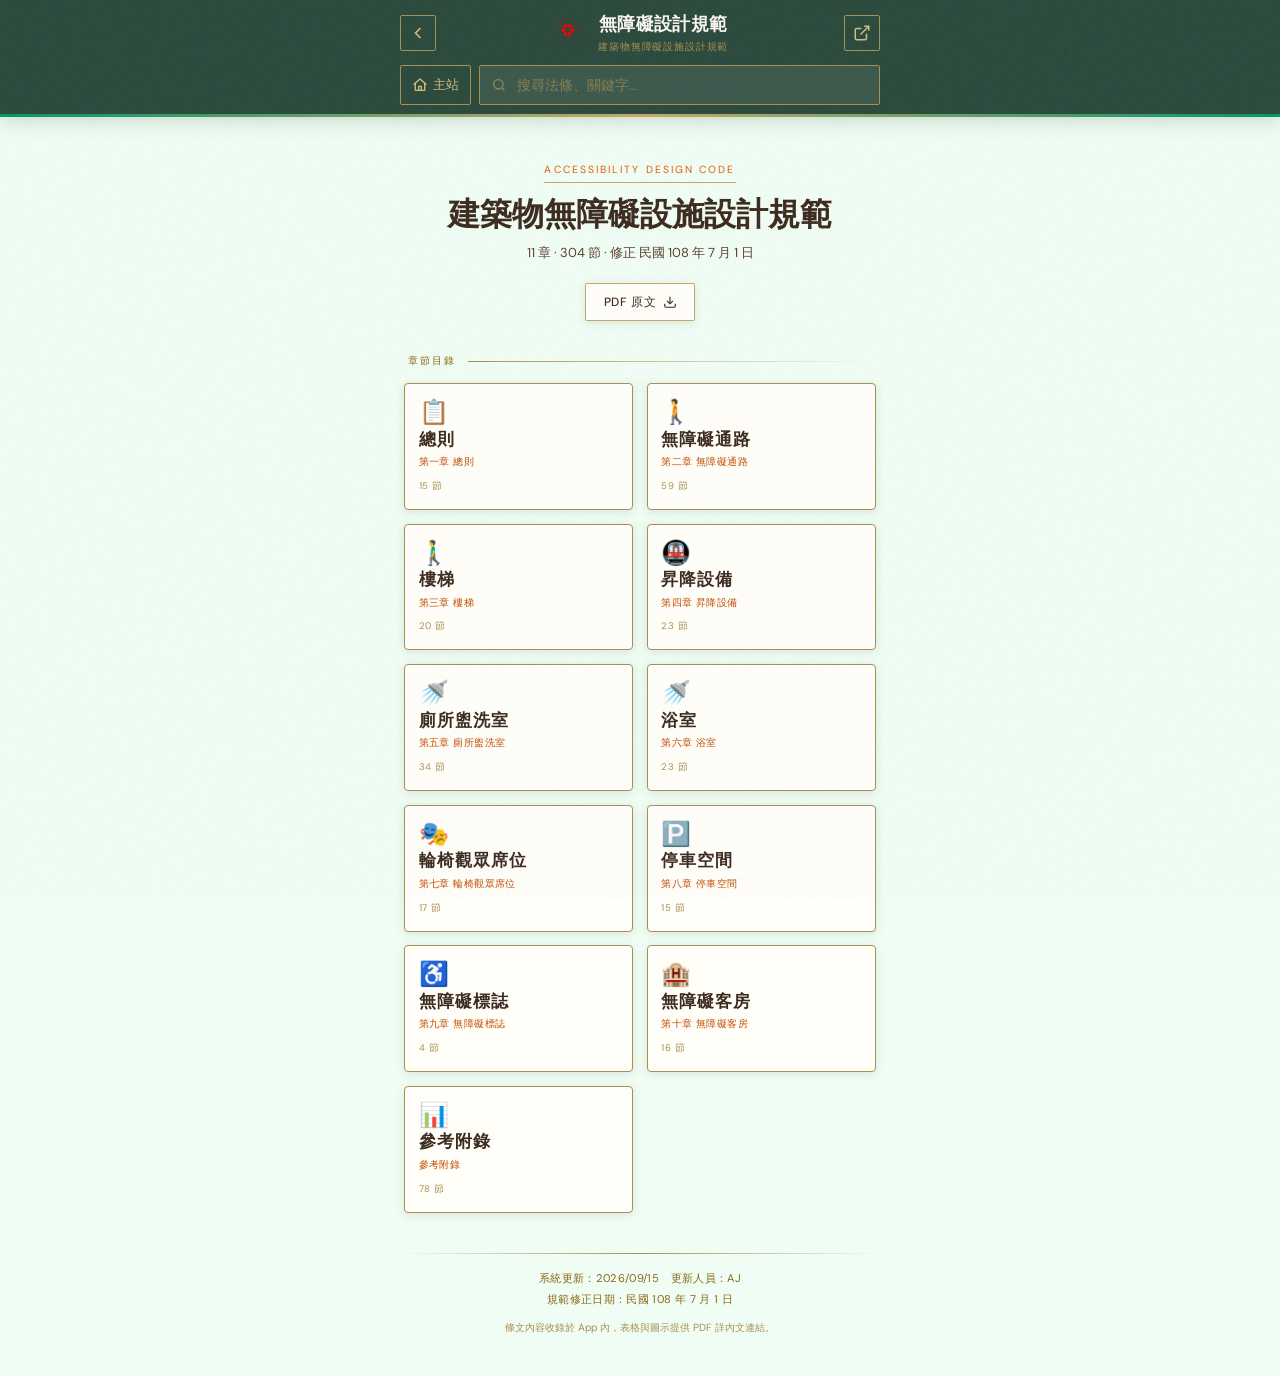
<file: index.html>
<!DOCTYPE html>
<html lang="zh-Hant">
<head>
  <meta charset="UTF-8">
  <meta name="viewport" content="width=device-width, initial-scale=1, viewport-fit=cover">
  <meta name="theme-color" content="#2B4A3D">
  <meta name="apple-mobile-web-app-capable" content="yes">
  <meta name="apple-mobile-web-app-status-bar-style" content="black-translucent">
  <meta name="apple-mobile-web-app-title" content="無障礙設計規範">
  <link rel="apple-touch-icon" href="assets/logo.png">
  <meta name="description" content="建築物無障礙設施設計規範 — 手機網頁版，依章節分類，表格與圖示提供 PDF 詳內文連結">
  <title>無障礙設施設計規範</title>
  <link rel="preconnect" href="https://fonts.googleapis.com">
  <link rel="preconnect" href="https://fonts.gstatic.com" crossorigin>
  <link href="https://fonts.googleapis.com/css2?family=Cormorant+Garamond:ital,wght@0,500;0,600;0,700;1,500&family=DM+Sans:opsz,wght@9..40,400;9..40,500;9..40,600&display=swap" rel="stylesheet">
  <link rel="stylesheet" href="css/style.css">
</head>
<body>
  <div class="grain" aria-hidden="true"></div>

  <header class="site-header">
    <div class="header-inner">
      <button type="button" class="back-btn" id="backBtn" hidden aria-label="返回">
        <svg width="20" height="20" viewBox="0 0 24 24" fill="none" stroke="currentColor" stroke-width="2"><path d="M15 18l-6-6 6-6"/></svg>
      </button>
      <div class="brand">
        <img src="assets/logo.png" alt="" class="brand-logo" width="36" height="36">
        <div class="brand-text">
          <h1 class="brand-title" id="pageTitle">無障礙設計規範</h1>
          <p class="brand-sub" id="pageSub">建築物無障礙設施設計規範</p>
        </div>
      </div>
      <a class="moj-link" id="headerMojLink" href="assets/accessibility-spec.pdf" target="_blank" rel="noopener" aria-label="PDF 原文">
        <svg width="18" height="18" viewBox="0 0 24 24" fill="none" stroke="currentColor" stroke-width="2"><path d="M18 13v6a2 2 0 01-2 2H5a2 2 0 01-2-2V8a2 2 0 012-2h6"/><polyline points="15 3 21 3 21 9"/><line x1="10" y1="14" x2="21" y2="3"/></svg>
      </a>
    </div>
    <div class="header-search">
      <a class="home-link" href="https://jalin70.github.io/law-world-web/" aria-label="回法規園區主站" title="回法規園區主站">
        <svg width="16" height="16" viewBox="0 0 24 24" fill="none" stroke="currentColor" stroke-width="2" stroke-linecap="round" stroke-linejoin="round" aria-hidden="true"><path d="M3 11l9-8 9 8"/><path d="M5 10v10h14V10"/><path d="M10 20v-6h4v6"/></svg>
        <span>主站</span>
      </a>
      <label class="search-wrap" for="siteSearch">
        <svg class="search-icon" width="16" height="16" viewBox="0 0 24 24" fill="none" stroke="currentColor" stroke-width="2" aria-hidden="true"><circle cx="11" cy="11" r="7"/><path d="M20 20l-3-3"/></svg>
        <input type="search" id="siteSearch" class="search-input" placeholder="搜尋法條、關鍵字…" autocomplete="off" enterkeyhint="search" aria-controls="searchPanel" aria-expanded="false">
      </label>
    </div>
    <div class="header-rule"></div>
  </header>

  <div class="search-panel" id="searchPanel" hidden>
    <ul class="search-results" id="searchResults" role="listbox" aria-label="搜尋結果"></ul>
    <p class="search-empty" id="searchEmpty" hidden>找不到符合的結果</p>
  </div>

  <main class="main" id="app"></main>

  <footer class="site-footer">
    <div class="footer-rule"></div>
    <p class="footer-meta">系統更新：<span id="sysDate"></span>　更新人員：<span id="sysAuthor"></span></p>
    <p class="footer-meta">規範修正日期：<span id="lawDate">—</span></p>
    <p class="footer-note" id="footerNote">條文內容收錄於 App 內，表格與圖示提供 PDF 詳內文連結。</p>
  </footer>

  <div class="toast" id="toast" role="status" aria-live="polite"></div>

  <script src="js/accessibility-spec.js?v=2026090315"></script>
  <script src="js/data.js?v=2026090315"></script>
  <script src="js/search.js?v=2026090315"></script>
  <script src="js/app.js?v=2026090315"></script>
</body>
</html>
</file>
<file: css/style.css>
/* HERMES-inspired retro palette */
:root {
  /* Typography colors (shared across all law apps) */
  --text-primary: #3D2B1F;
  --text-secondary: #5C4033;
  --text-muted: #8B6914;
  --text-label: #A89050;
  --text-accent: #E65A00;
  --text-accent-dark: #C44D00;
  --text-on-dark: #FAF7F2;
  --text-on-dark-label: #A89050;
  --text-on-dark-light: #D4BC7A;
  /* Site UI theme — accessibility green */
  --ui-header: #2B4A3D;
  --hermes-orange: #059669;
  --hermes-orange-light: #34D399;
  --hermes-orange-dark: #047857;
  --accent-rgb: 5, 150, 105;
  --cream: #F0FDF4;
  --cream-dark: #DCFCE7;
  --gold: #C4A962;
  --gold-light: #D4BC7A;
  --gold-muted: #A89050;
  --white: #FFFEF9;
  --shadow: rgba(43, 74, 61, 0.12);
  --shadow-deep: rgba(43, 74, 61, 0.22);
  --safe-bottom: env(safe-area-inset-bottom, 0px);
  --safe-top: env(safe-area-inset-top, 0px);
  --header-h: 6.8rem;
  --radius: 2px;
  --radius-lg: 4px;
  --font-display: 'Cormorant Garamond', 'Georgia', serif;
  --font-body: 'DM Sans', 'Segoe UI', sans-serif;
}

*, *::before, *::after { box-sizing: border-box; }

html {
  font-size: 16px;
  -webkit-text-size-adjust: 100%;
  scroll-behavior: smooth;
}

body {
  margin: 0;
  min-height: 100dvh;
  font-family: var(--font-body);
  font-size: 0.9375rem;
  line-height: 1.55;
  color: var(--text-primary);
  background: var(--cream);
  padding-top: calc(var(--header-h) + var(--safe-top));
  padding-bottom: calc(1rem + var(--safe-bottom));
}

.grain {
  pointer-events: none;
  position: fixed;
  inset: 0;
  z-index: 9999;
  opacity: 0.035;
  background-image: url("data:image/svg+xml,%3Csvg viewBox='0 0 256 256' xmlns='http://www.w3.org/2000/svg'%3E%3Cfilter id='n'%3E%3CfeTurbulence type='fractalNoise' baseFrequency='0.85' numOctaves='4' stitchTiles='stitch'/%3E%3C/filter%3E%3Crect width='100%25' height='100%25' filter='url(%23n)'/%3E%3C/svg%3E");
}

/* ── Header ── */
.site-header {
  position: fixed;
  top: 0;
  left: 0;
  right: 0;
  z-index: 100;
  background: var(--ui-header);
  padding-top: var(--safe-top);
  box-shadow: 0 2px 20px var(--shadow-deep);
}

.header-inner {
  display: grid;
  grid-template-columns: 2.25rem 1fr 2.25rem;
  align-items: center;
  gap: 0.75rem;
  padding: 0.65rem 1rem;
  max-width: 32rem;
  margin: 0 auto;
}

.back-btn {
  grid-column: 1;
  grid-row: 1;
  justify-self: start;
  z-index: 2;
  display: flex;
  align-items: center;
  justify-content: center;
  width: 2.25rem;
  height: 2.25rem;
  border: 1px solid var(--gold-muted);
  background: transparent;
  color: var(--text-on-dark-light);
  border-radius: var(--radius);
  cursor: pointer;
  transition: background 0.2s, color 0.2s;
}

.back-btn:active { background: rgba(196, 169, 98, 0.15); }

.brand {
  grid-column: 1 / -1;
  grid-row: 1;
  justify-self: center;
  display: flex;
  align-items: center;
  justify-content: center;
  gap: 0.65rem;
  min-width: 0;
  max-width: calc(100% - 5.75rem);
  pointer-events: none;
  z-index: 1;
}

.brand-logo {
  flex-shrink: 0;
  width: 2.25rem;
  height: 2.25rem;
  display: block;
  object-fit: contain;
  object-position: center;
  border: none;
  background: transparent;
}

.brand-text {
  min-width: 0;
  text-align: center;
}

.brand-title {
  margin: 0;
  font-family: var(--font-display);
  font-size: 1.15rem;
  font-weight: 600;
  color: var(--text-on-dark);
  letter-spacing: 0.02em;
  white-space: nowrap;
  overflow: hidden;
  text-overflow: ellipsis;
}

.brand-sub {
  margin: 0;
  font-size: 0.65rem;
  color: var(--text-label);
  letter-spacing: 0.08em;
  text-transform: uppercase;
  white-space: nowrap;
  overflow: hidden;
  text-overflow: ellipsis;
}

.moj-link {
  grid-column: 3;
  grid-row: 1;
  justify-self: end;
  z-index: 2;
  display: flex;
  align-items: center;
  justify-content: center;
  width: 2.25rem;
  height: 2.25rem;
  color: var(--text-on-dark-light);
  border: 1px solid var(--gold-muted);
  border-radius: var(--radius);
  text-decoration: none;
  transition: background 0.2s;
}

.moj-link:active { background: rgba(196, 169, 98, 0.15); }

.header-rule {
  height: 3px;
  background: linear-gradient(90deg, var(--hermes-orange) 0%, var(--gold) 50%, var(--hermes-orange) 100%);
}

.header-search {
  display: flex;
  align-items: stretch;
  gap: 0.5rem;
  padding: 0 1rem 0.55rem;
  max-width: 32rem;
  margin: 0 auto;
}

.header-search .search-wrap { flex: 1; min-width: 0; }

.home-link {
  flex-shrink: 0;
  display: flex;
  align-items: center;
  gap: 0.3rem;
  padding: 0 0.7rem;
  color: var(--text-on-dark-light);
  border: 1px solid var(--gold-muted);
  border-radius: var(--radius);
  font-size: 0.8125rem;
  text-decoration: none;
  white-space: nowrap;
  transition: background 0.2s;
}

.home-link:active { background: rgba(196, 169, 98, 0.15); }

.search-wrap {
  display: flex;
  align-items: center;
  gap: 0.5rem;
  padding: 0.45rem 0.65rem;
  background: rgba(255, 255, 255, 0.08);
  border: 1px solid var(--gold-muted);
  border-radius: var(--radius);
}

.search-icon {
  flex-shrink: 0;
  color: var(--text-on-dark-label);
  opacity: 0.85;
}

.search-input {
  flex: 1;
  min-width: 0;
  border: none;
  background: transparent;
  color: var(--text-on-dark);
  font: inherit;
  font-size: 0.875rem;
  outline: none;
}

.search-input::placeholder {
  color: var(--text-on-dark-label);
  opacity: 0.7;
}

.search-panel {
  position: fixed;
  top: calc(var(--header-h) + var(--safe-top));
  left: 50%;
  transform: translateX(-50%);
  width: min(32rem, 100%);
  max-height: min(24rem, 50dvh);
  overflow-y: auto;
  background: var(--white);
  border: 1px solid var(--gold-muted);
  border-top: none;
  box-shadow: 0 8px 24px var(--shadow-deep);
  z-index: 99;
  padding: 0.35rem 0;
}

.search-results {
  list-style: none;
  margin: 0;
  padding: 0;
}

.search-result {
  display: block;
  width: 100%;
  text-align: left;
  padding: 0.65rem 1rem;
  border: none;
  background: transparent;
  cursor: pointer;
  font-family: inherit;
}

.search-result:active {
  background: var(--cream-dark);
}

.search-result-title {
  display: block;
  font-weight: 600;
  color: var(--text-primary);
  font-size: 0.875rem;
}

.search-result-meta {
  display: block;
  font-size: 0.75rem;
  color: var(--text-muted);
  margin-top: 0.15rem;
}

.search-result-detail {
  display: -webkit-box;
  font-size: 0.8125rem;
  color: var(--text-secondary);
  margin-top: 0.2rem;
  line-height: 1.4;
  overflow: hidden;
  text-overflow: ellipsis;
  -webkit-line-clamp: 2;
  -webkit-box-orient: vertical;
}

.search-empty {
  margin: 0;
  padding: 1rem;
  text-align: center;
  color: var(--text-muted);
  font-size: 0.875rem;
}

/* ── Main ── */
.main {
  max-width: 32rem;
  margin: 0 auto;
  padding: 1.25rem 1rem 2rem;
}

/* Hero */
.hero {
  text-align: center;
  padding: 1.5rem 0.5rem 2rem;
}

.hero-eyebrow {
  display: inline-block;
  font-size: 0.65rem;
  letter-spacing: 0.2em;
  text-transform: uppercase;
  color: var(--text-accent);
  border-bottom: 1px solid var(--gold);
  padding-bottom: 0.25rem;
  margin-bottom: 0.75rem;
}

.hero-title {
  font-family: var(--font-display);
  font-size: 1.75rem;
  font-weight: 600;
  color: var(--text-primary);
  margin: 0 0 0.5rem;
  line-height: 1.25;
}

.hero-desc {
  font-size: 0.8125rem;
  color: var(--text-secondary);
  margin: 0 0 1.25rem;
  max-width: 18rem;
  margin-left: auto;
  margin-right: auto;
}

.hero-cta {
  display: inline-flex;
  align-items: center;
  gap: 0.4rem;
  padding: 0.55rem 1.1rem;
  font-size: 0.75rem;
  font-weight: 500;
  letter-spacing: 0.05em;
  text-transform: uppercase;
  color: var(--text-primary);
  background: var(--white);
  border: 1.5px solid var(--gold);
  border-radius: var(--radius);
  text-decoration: none;
  box-shadow: 0 2px 8px var(--shadow);
  transition: transform 0.15s, box-shadow 0.15s;
}

.hero-cta:active {
  transform: scale(0.98);
  box-shadow: 0 1px 4px var(--shadow);
}

/* Category grid */
.section-label {
  font-size: 0.65rem;
  letter-spacing: 0.18em;
  text-transform: uppercase;
  color: var(--text-muted);
  margin: 0 0 0.85rem 0.25rem;
  display: flex;
  align-items: center;
  gap: 0.75rem;
}

.section-label::after {
  content: '';
  flex: 1;
  height: 1px;
  background: linear-gradient(90deg, var(--gold-muted), transparent);
}

.chapter-block {
  margin-bottom: 1.5rem;
}

.chapter-heading {
  font-family: var(--font-display);
  font-size: 1.125rem;
  font-weight: 600;
  color: var(--text-secondary);
  margin: 0 0 0.65rem;
  padding-bottom: 0.35rem;
  border-bottom: 1px solid var(--gold-muted);
  letter-spacing: 0.04em;
}

.cat-grid--chapters {
  grid-template-columns: 1fr;
}

.cat-card--chapter .cat-title {
  font-size: 1.05rem;
  letter-spacing: 0.06em;
}

.cat-grid {
  display: grid;
  grid-template-columns: repeat(2, minmax(0, 1fr));
  gap: 0.75rem;
  list-style: none;
  padding: 0;
  margin: 0;
}

.cat-grid > li {
  min-width: 0;
  display: flex;
}

.cat-card {
  display: flex;
  flex-direction: column;
  align-items: flex-start;
  gap: 0.35rem;
  width: 100%;
  min-width: 0;
  min-height: 5.5rem;
  padding: 1rem 0.85rem;
  background: var(--white);
  border: 1.5px solid var(--gold-muted);
  border-radius: var(--radius-lg);
  cursor: pointer;
  text-align: left;
  font-family: inherit;
  color: inherit;
  box-shadow: 0 2px 10px var(--shadow);
  transition: transform 0.15s, box-shadow 0.15s, border-color 0.15s;
  position: relative;
  overflow: hidden;
}

.cat-card::before {
  content: '';
  position: absolute;
  top: 0;
  left: 0;
  right: 0;
  height: 3px;
  background: var(--hermes-orange);
  transform: scaleX(0);
  transform-origin: left;
  transition: transform 0.25s;
}

.cat-card:active {
  transform: scale(0.97);
  box-shadow: 0 1px 5px var(--shadow);
}

.cat-card:active::before { transform: scaleX(1); }

.cat-icon {
  font-size: 1.5rem;
  line-height: 1;
}

.cat-title {
  font-family: var(--font-display);
  font-size: 1.05rem;
  font-weight: 600;
  color: var(--text-primary);
  margin: 0;
  line-height: 1.2;
}

.cat-sub {
  font-size: 0.65rem;
  color: var(--text-accent-dark);
  letter-spacing: 0.04em;
  margin: 0;
}

.cat-count {
  font-size: 0.6rem;
  color: var(--text-label);
  letter-spacing: 0.06em;
  margin-top: auto;
  padding-top: 0.25rem;
}

/* Category page */
.cat-header {
  padding: 0.5rem 0 1.25rem;
  border-bottom: 1px solid var(--gold-muted);
  margin-bottom: 1.25rem;
}

.cat-header-icon {
  font-size: 2rem;
  margin-bottom: 0.5rem;
}

.cat-header-title {
  font-family: var(--font-display);
  font-size: 1.65rem;
  font-weight: 600;
  margin: 0 0 0.25rem;
  color: var(--text-primary);
}

.cat-header-sub {
  font-size: 0.75rem;
  color: var(--text-accent);
  letter-spacing: 0.06em;
  margin: 0 0 0.5rem;
}

.cat-header-desc {
  font-size: 0.8125rem;
  color: var(--text-secondary);
  margin: 0;
}

.notes-box {
  background: var(--cream-dark);
  border-left: 3px solid var(--gold);
  padding: 0.75rem 1rem;
  margin-bottom: 1.25rem;
  font-size: 0.8125rem;
  color: var(--text-secondary);
}

.notes-box p { margin: 0; }
.notes-box p + p { margin-top: 0.35rem; }

/* Article buttons */
.art-list {
  list-style: none;
  padding: 0;
  margin: 0;
  display: flex;
  flex-direction: column;
  gap: 0.55rem;
}

.art-btn {
  display: flex;
  align-items: flex-start;
  gap: 0.75rem;
  width: 100%;
  padding: 0.85rem 1rem;
  background: var(--white);
  border: 1.5px solid var(--gold-muted);
  border-radius: var(--radius-lg);
  cursor: pointer;
  text-align: left;
  font-family: inherit;
  color: inherit;
  box-shadow: 0 1px 6px var(--shadow);
  transition: border-color 0.15s, transform 0.15s, box-shadow 0.15s;
  text-decoration: none;
}

.art-btn:active {
  transform: scale(0.985);
  border-color: var(--gold);
  box-shadow: 0 2px 10px var(--shadow);
}

.art-num {
  flex-shrink: 0;
  width: 2.6rem;
  min-width: 2.6rem;
  max-width: 2.6rem;
  padding: 0.35rem 0.25rem;
  font-family: var(--font-display);
  font-size: 0.85rem;
  font-weight: 700;
  color: var(--text-accent);
  background: rgba(var(--accent-rgb), 0.07);
  border: 1px solid var(--gold-muted);
  border-radius: var(--radius);
  text-align: center;
  line-height: 1.2;
  word-break: keep-all;
}

.art-btn--table .art-num,
.art-btn--figure .art-num {
  width: auto;
  min-width: 2.75rem;
  max-width: 4.75rem;
  font-size: 0.72rem;
  padding: 0.32rem 0.4rem;
}

.art-label {
  flex: 1;
  min-width: 0;
  font-family: var(--font-body);
  font-size: 0.9rem;
  font-weight: 500;
  color: var(--text-primary);
  line-height: 1.35;
  word-break: break-word;
  overflow-wrap: break-word;
}

.art-note {
  display: block;
  font-size: 0.7rem;
  color: var(--text-muted);
  font-weight: 400;
  margin-top: 0.15rem;
}

.art-arrow {
  flex-shrink: 0;
  color: var(--text-label);
  opacity: 0.7;
  margin-top: 0.12rem;
}

button.art-btn {
  width: 100%;
  font: inherit;
  text-align: left;
  cursor: pointer;
}

.art-detail {
  padding: 0.25rem 0 1.5rem;
}

.art-detail-head {
  margin-bottom: 1.25rem;
}

.art-detail-breadcrumb {
  font-size: 0.72rem;
  color: var(--text-muted);
  margin: 0 0 0.35rem;
  letter-spacing: 0.04em;
}

.art-detail-title {
  font-family: var(--font-display);
  font-size: 1.65rem;
  font-weight: 600;
  color: var(--ink);
  margin: 0;
  line-height: 1.2;
}

.art-detail-body {
  font-family: var(--font-body);
  font-size: 0.92rem;
  line-height: 1.75;
  color: var(--ink-soft);
  white-space: normal;
  word-break: break-word;
}

.art-detail-body p {
  margin: 0 0 1rem;
}

.art-detail-body p:last-child {
  margin-bottom: 0;
}

.spec-media-link {
  display: flex;
  flex-wrap: wrap;
  align-items: center;
  gap: 0.45rem 0.65rem;
  margin: 1rem 0;
  padding: 0.85rem 1rem;
  border: 1px solid var(--gold-muted);
  border-radius: 0.65rem;
  background: rgba(255, 252, 247, 0.72);
  box-shadow: 0 4px 16px rgba(61, 43, 31, 0.05);
  text-decoration: none;
  color: inherit;
  transition: border-color 0.15s, box-shadow 0.15s;
}

.spec-media-link:active {
  border-color: var(--gold);
  box-shadow: 0 6px 20px rgba(var(--accent-rgb), 0.1);
}

.spec-media-caption {
  flex: 1;
  min-width: 0;
  font-family: var(--font-body);
  font-size: 0.82rem;
  color: var(--text-primary);
  line-height: 1.45;
}

.spec-media-action {
  display: inline-flex;
  align-items: center;
  gap: 0.3rem;
  margin-left: auto;
  font-family: var(--font-body);
  font-size: 0.75rem;
  font-weight: 500;
  color: var(--text-accent-dark);
  white-space: nowrap;
}

.spec-media-link--table .spec-media-tag {
  background: rgba(61, 43, 31, 0.1);
}

.spec-media-tag {
  display: inline-block;
  margin-right: 0.45rem;
  padding: 0.12rem 0.45rem;
  border-radius: 999px;
  font-size: 0.62rem;
  letter-spacing: 0.08em;
  text-transform: uppercase;
  color: var(--ink);
  background: rgba(184, 134, 11, 0.14);
}

.art-note--link {
  color: var(--text-accent-dark);
}

.art-detail-pdf {
  margin-top: 1.5rem;
}

/* Footer */
.site-footer {
  max-width: 32rem;
  margin: 0 auto;
  padding: 0 1rem 1.5rem;
  text-align: center;
}

.footer-rule {
  height: 1px;
  background: linear-gradient(90deg, transparent, var(--gold-muted), transparent);
  margin-bottom: 1rem;
}

.footer-meta {
  font-size: 0.7rem;
  color: var(--text-muted);
  margin: 0 0 0.25rem;
  letter-spacing: 0.03em;
}

.footer-note {
  font-size: 0.65rem;
  color: var(--text-label);
  margin: 0.75rem 0 0;
  line-height: 1.5;
}

.footer-note a {
  color: var(--text-accent-dark);
  text-decoration: underline;
  text-underline-offset: 2px;
}

/* Toast */
.toast {
  position: fixed;
  bottom: calc(1.5rem + var(--safe-bottom));
  left: 50%;
  transform: translateX(-50%) translateY(120%);
  background: var(--ui-header);
  color: var(--text-on-dark);
  padding: 0.65rem 1.25rem;
  border-radius: var(--radius-lg);
  font-size: 0.8125rem;
  border: 1px solid var(--gold-muted);
  box-shadow: 0 4px 20px var(--shadow-deep);
  z-index: 200;
  opacity: 0;
  transition: transform 0.3s, opacity 0.3s;
  pointer-events: none;
  white-space: nowrap;
  max-width: calc(100% - 2rem);
  overflow: hidden;
  text-overflow: ellipsis;
}

.toast.show {
  transform: translateX(-50%) translateY(0);
  opacity: 1;
}

/* Animations */
@keyframes fadeUp {
  from { opacity: 0; transform: translateY(12px); }
  to { opacity: 1; transform: translateY(0); }
}

.fade-up {
  animation: fadeUp 0.35s ease both;
}

.fade-up:nth-child(2) { animation-delay: 0.04s; }
.fade-up:nth-child(3) { animation-delay: 0.08s; }
.fade-up:nth-child(4) { animation-delay: 0.12s; }

/* ── Calculators ── */
.calc-panel {
  background: var(--white);
  border: 1.5px solid var(--gold-muted);
  border-radius: var(--radius-lg);
  padding: 1.1rem 1rem 1.25rem;
  margin-bottom: 1.25rem;
  box-shadow: 0 2px 12px var(--shadow);
}

.calc-panel-head {
  margin-bottom: 1rem;
  padding-bottom: 0.75rem;
  border-bottom: 1px solid var(--cream-dark);
}

.calc-panel-badge {
  display: inline-block;
  font-size: 0.6rem;
  letter-spacing: 0.14em;
  text-transform: uppercase;
  color: var(--text-accent);
  border: 1px solid var(--gold-muted);
  padding: 0.15rem 0.45rem;
  border-radius: var(--radius);
  margin-bottom: 0.45rem;
}

.calc-panel-title {
  font-family: var(--font-display);
  font-size: 1.25rem;
  font-weight: 600;
  margin: 0 0 0.25rem;
  color: var(--text-primary);
}

.calc-panel-desc {
  font-size: 0.75rem;
  color: var(--text-secondary);
  margin: 0;
  line-height: 1.45;
}

.calc-form {
  display: flex;
  flex-direction: column;
  gap: 0.75rem;
}

.calc-group-label {
  font-size: 0.65rem;
  letter-spacing: 0.1em;
  text-transform: uppercase;
  color: var(--text-label);
  margin: 0.25rem 0 0;
}

.calc-grid-2 {
  display: grid;
  grid-template-columns: repeat(3, minmax(0, 5.5rem));
  gap: 0.55rem 0.65rem;
}

.calc-grid-2--2col {
  grid-template-columns: repeat(2, minmax(0, 5.5rem));
}

.calc-field {
  display: flex;
  flex-direction: column;
  gap: 0.3rem;
  max-width: 5.5rem;
}

.calc-form > .calc-field {
  max-width: 8.5rem;
}

.calc-actions {
  margin-top: 0.25rem;
  max-width: none;
  grid-template-columns: 1fr 1fr;
  width: 100%;
}

.calc-label {
  font-size: 0.8125rem;
  font-weight: 500;
  color: var(--text-primary);
}

.calc-input-wrap {
  display: flex;
  align-items: stretch;
  border: 1.5px solid var(--gold-muted);
  border-radius: var(--radius);
  overflow: hidden;
  background: var(--cream);
  transition: border-color 0.15s;
}

.calc-input-wrap:focus-within {
  border-color: var(--gold);
}

.calc-input {
  flex: 1;
  min-width: 0;
  width: 100%;
  max-width: 4.5rem;
  border: none;
  background: transparent;
  padding: 0.6rem 0.75rem;
  font-family: inherit;
  font-size: 1rem;
  color: var(--text-primary);
  outline: none;
}

.calc-input::-webkit-outer-spin-button,
.calc-input::-webkit-inner-spin-button { -webkit-appearance: none; margin: 0; }
.calc-input[type=number] { -moz-appearance: textfield; }

.calc-unit {
  display: flex;
  align-items: center;
  padding: 0 0.65rem;
  font-size: 0.7rem;
  color: var(--text-muted);
  background: var(--cream-dark);
  border-left: 1px solid var(--cream-dark);
  white-space: nowrap;
}

.calc-hint {
  font-size: 0.65rem;
  color: var(--text-label);
  line-height: 1.35;
}

.calc-ref-list {
  margin: 0.25rem 0 0;
  padding: 0.75rem 0.75rem 0.75rem 1.25rem;
  background: var(--cream-dark);
  border-left: 3px solid var(--gold);
  font-size: 0.75rem;
  color: var(--text-secondary);
  line-height: 1.55;
}

.calc-ref-list li + li { margin-top: 0.25rem; }

.calc-actions .calc-submit {
  max-width: none;
}

.calc-submit {
  width: 100%;
  padding: 0.75rem 1rem;
  font-family: inherit;
  font-size: 0.875rem;
  font-weight: 600;
  letter-spacing: 0.04em;
  color: var(--text-on-dark);
  background: var(--hermes-orange);
  border: 1.5px solid var(--gold-muted);
  border-radius: var(--radius);
  cursor: pointer;
  box-shadow: 0 2px 8px rgba(var(--accent-rgb), 0.25);
  transition: transform 0.15s, background 0.15s;
}

.calc-submit:active {
  transform: scale(0.98);
  background: var(--hermes-orange-dark);
}

.calc-submit--outline {
  color: var(--text-accent);
  background: transparent;
  box-shadow: none;
}

.calc-submit--outline:active {
  background: rgba(var(--accent-rgb), 0.08);
}

.calc-result {
  margin-top: 1rem;
  padding: 0.85rem 1rem;
  background: var(--cream-dark);
  border: 1px solid var(--gold-muted);
  border-radius: var(--radius);
}

.calc-result--pass {
  background: rgba(76, 120, 68, 0.08);
  border-color: #6B8F63;
}

.calc-result--fail {
  background: rgba(180, 60, 40, 0.08);
  border-color: #B44A32;
}

.calc-result-label {
  display: block;
  font-size: 0.6rem;
  letter-spacing: 0.12em;
  text-transform: uppercase;
  color: var(--text-label);
  margin-bottom: 0.35rem;
}

.calc-result-main {
  font-family: var(--font-display);
  font-size: 2rem;
  font-weight: 700;
  color: var(--text-accent);
  margin: 0;
  line-height: 1.1;
}

.calc-result-unit {
  font-family: var(--font-body);
  font-size: 0.875rem;
  font-weight: 500;
  color: var(--text-secondary);
}

.calc-result-sub {
  font-size: 0.8125rem;
  color: var(--text-secondary);
  margin: 0.35rem 0 0;
}

.calc-result-status {
  color: var(--text-primary);
}

.calc-result--pass .calc-result-status { color: #4A7344; }
.calc-result--fail .calc-result-status { color: #B44A32; }

.calc-breakdown {
  margin: 0.5rem 0 0;
  padding: 0;
  list-style: none;
  display: grid;
  grid-template-columns: 1fr 1fr;
  gap: 0.25rem 0.75rem;
  font-size: 0.75rem;
  color: var(--text-secondary);
}

/* Larger phones */
@media (min-width: 380px) {
  .hero-title { font-size: 2rem; }
  .cat-grid { gap: 0.85rem; }
}

@media (min-width: 480px) {
  .main { padding: 1.5rem 1.25rem 2.5rem; }
  .cat-grid { grid-template-columns: repeat(2, minmax(0, 1fr)); }
}
</file>
